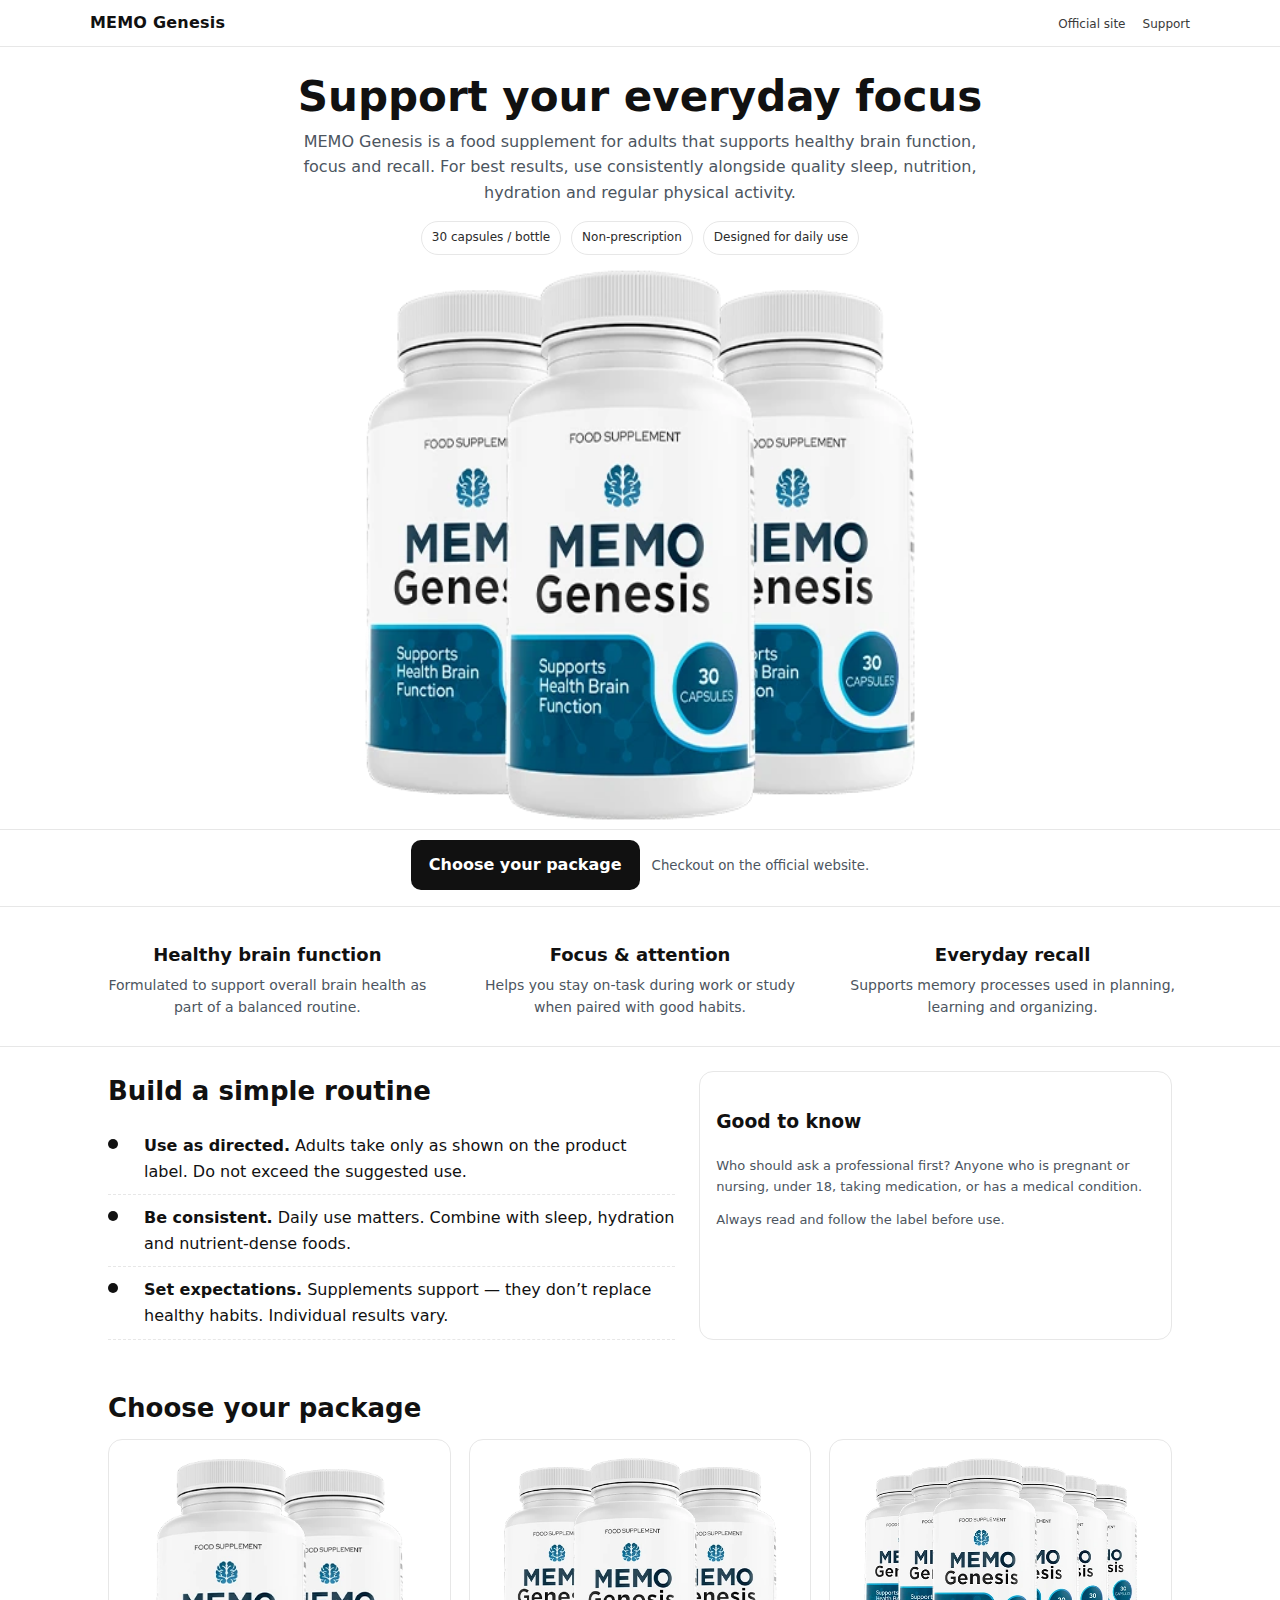
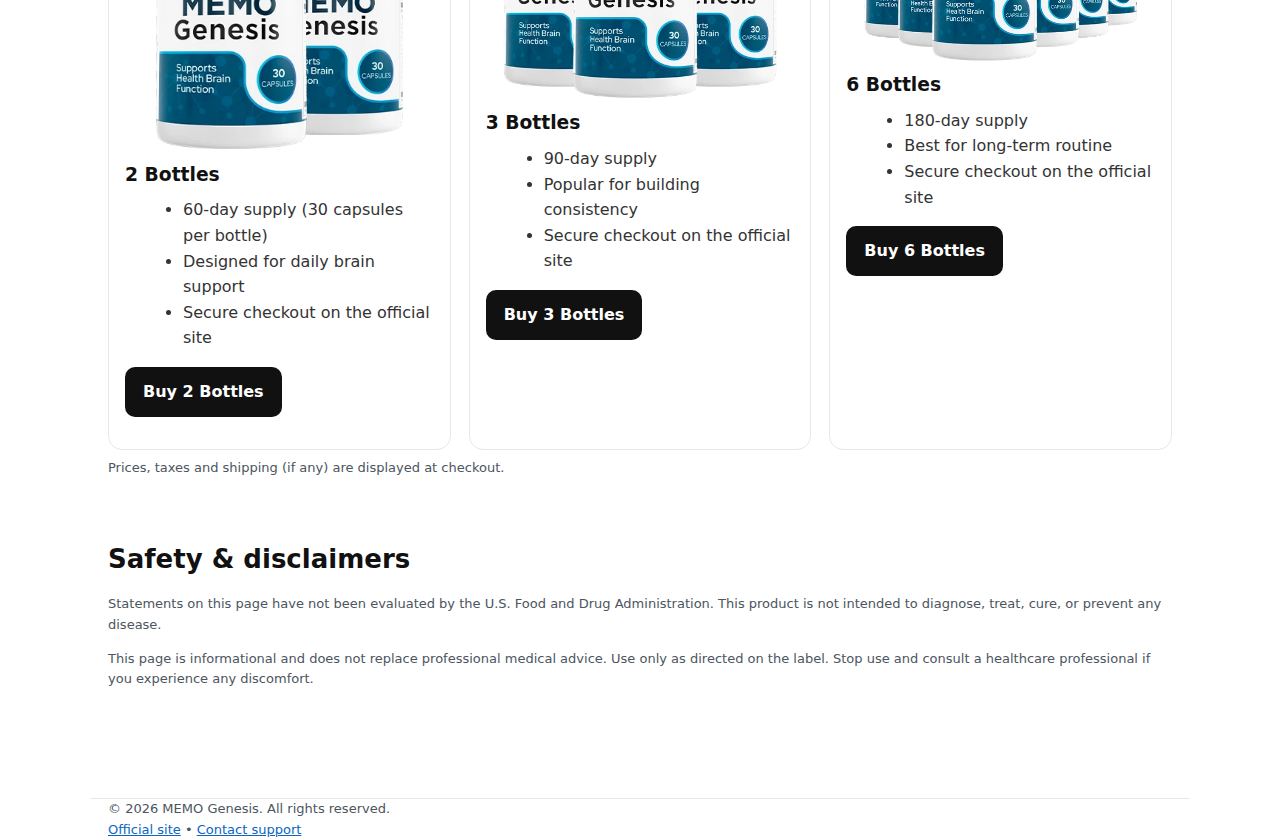
<file: page-mm-v3/index.html>
<!doctype html>
<html lang="en">
<head>
  <meta charset="utf-8" />
  <meta name="viewport" content="width=device-width, initial-scale=1" />
  <title>MEMO Genesis — Focus & Brain Health Support</title>
  <meta name="description" content="MEMO Genesis is a food supplement designed to support healthy brain function, focus, and recall when paired with a balanced lifestyle." />
  <style>
    :root { --ink:#111; --muted:#566; --line:#e7e7e7; --accent:#111; }
    html, body { background:#fff; margin:0; padding:0; color:var(--ink); font: 16px/1.6 Inter, ui-sans-serif, system-ui, -apple-system, Segoe UI, Roboto, Helvetica, Arial, sans-serif; }
    * { box-sizing: border-box; }
    .wrap { max-width: 1100px; margin: 0 auto; padding: 0 18px; }
    .utility { border-bottom:1px solid var(--line); }
    .utility .inner { display:flex; align-items:center; justify-content:space-between; padding:10px 0; }
    .utility .links a { margin-left:12px; font-size:12px; color:#3a3a3a; text-decoration:none; }
    .logo { font-weight:800; letter-spacing:.2px; }
    .hero { text-align:center; padding: 28px 0 10px; }
    .hero h1 { font-size:42px; line-height:1.05; margin:0; }
    .hero p { color:#4c5560; margin:10px auto 16px; max-width:720px; }
    .hero .img { margin: 10px auto 0; }
    .badges { display:flex; gap:10px; justify-content:center; flex-wrap:wrap; margin: 12px 0 8px; }
    .badge { border:1px solid var(--line); border-radius:999px; padding:6px 10px; font-size:12px; color:#2b2b2b; }
    .cta { display:flex; gap:10px; justify-content:center; flex-wrap:wrap; margin: 12px 0 0; }
    .btn { display:inline-block; background:var(--accent); color:#fff; padding:12px 18px; border-radius:10px; font-weight:700; text-decoration:none; }
    .btn.ghost { background:#fff; color:#111; border:1px solid #111; }
    .keyline { border-top:1px solid var(--line); border-bottom:1px solid var(--line); }
    .keypoints { display:grid; grid-template-columns: repeat(3,1fr); gap:18px; padding: 18px 0; }
    .point { text-align:center; padding:10px 8px; }
    .point h3 { margin:6px 0 4px; font-size:18px; }
    .point p { margin:0; color:#4c5560; font-size:14px; }
    .section { padding: 24px 0; }
    .section h2 { margin:0 0 10px; font-size:26px; }
    .columns { display:grid; grid-template-columns: 1.2fr 1fr; gap:24px; }
    .card { border:1px solid var(--line); border-radius:14px; padding:16px; background:#fff; }
    .packages { display:grid; grid-template-columns: repeat(3,1fr); gap:18px; }
    .pkg img { width:100%; height:auto; display:block; }
    .pkg h3 { margin:8px 0 4px; }
    .pkg ul { margin:8px 0 0 18px; color:#333; }
    .note { color:#4c5560; font-size:13px; }
    .timeline { list-style:none; margin:0; padding:0; }
    .timeline li { display:grid; grid-template-columns: 28px 1fr; gap:8px; align-items:start; padding:10px 0; border-bottom:1px dashed var(--line); }
    .timeline .dot { width:10px; height:10px; border-radius:999px; background:#111; margin-top:6px; }
    .sticky { position:sticky; bottom:0; background:#fff; border-top:1px solid var(--line); padding:10px 14px; display:flex; gap:12px; align-items:center; justify-content:center; }
    .sticky small { color:#4c5560; }
    details { border:1px solid var(--line); border-radius:12px; padding:12px 14px; }
    details + details { margin-top:10px; }
    summary { cursor:pointer; font-weight:700; }
    footer { border-top:1px solid var(--line); margin-top:16px; padding:16px 0 24px; color:#4c5560; font-size:13px; }
    a { color:#0a66c2; }
    @media (max-width: 960px) {
      .columns { grid-template-columns: 1fr; }
      .keypoints, .packages { grid-template-columns: 1fr; }
    }
  </style>
</head>
<body>
  <div class="utility">
    <div class="wrap inner">
      <div class="logo">MEMO Genesis</div>
      <div class="links">
        <a href="https://memogenesis.com" rel="nofollow">Official site</a>
        <a href="mailto:support@memogenesis.com">Support</a>
      </div>
    </div>
  </div>

  <header class="hero wrap">
    <h1>Support your everyday focus</h1>
    <p>MEMO Genesis is a food supplement for adults that supports healthy brain function, focus and recall. For best results, use consistently alongside quality sleep, nutrition, hydration and regular physical activity.</p>
    <div class="badges" aria-label="Product attributes">
      <span class="badge">30 capsules / bottle</span>
      <span class="badge">Non‑prescription</span>
      <span class="badge">Designed for daily use</span>
    </div>
    <div class="img"><img src="assets/img-3-bottles.webp" alt="MEMO Genesis bottles" width="620" height="560"></div>
    <div class="cta">
      <a class="btn" href="#packages">See Packages</a>
      <a class="btn ghost" href="#safety">Safety Info</a>
    </div>
  </header>

  <div class="keyline">
    <div class="wrap keypoints" aria-label="Key points">
      <div class="point">
        <h3>Healthy brain function</h3>
        <p>Formulated to support overall brain health as part of a balanced routine.</p>
      </div>
      <div class="point">
        <h3>Focus & attention</h3>
        <p>Helps you stay on‑task during work or study when paired with good habits.</p>
      </div>
      <div class="point">
        <h3>Everyday recall</h3>
        <p>Supports memory processes used in planning, learning and organizing.</p>
      </div>
    </div>
  </div>

  <main class="wrap">
    <section class="section columns" aria-label="How it fits in">
      <div>
        <h2>Build a simple routine</h2>
        <ul class="timeline">
          <li><span class="dot"></span><div><strong>Use as directed.</strong> Adults take only as shown on the product label. Do not exceed the suggested use.</div></li>
          <li><span class="dot"></span><div><strong>Be consistent.</strong> Daily use matters. Combine with sleep, hydration and nutrient‑dense foods.</div></li>
          <li><span class="dot"></span><div><strong>Set expectations.</strong> Supplements support — they don’t replace healthy habits. Individual results vary.</div></li>
        </ul>
      </div>
      <aside class="card">
        <h3>Good to know</h3>
        <p class="note">Who should ask a professional first? Anyone who is pregnant or nursing, under 18, taking medication, or has a medical condition.</p>
        <p class="note">Always read and follow the label before use.</p>
      </aside>
    </section>

    <section id="packages" class="section" aria-label="Packages">
      <h2>Choose your package</h2>
      <div class="packages">
        <article class="card pkg">
          <img src="assets/img-2-bottles.webp" alt="Two bottles MEMO Genesis">
          <h3>2 Bottles</h3>
          <ul>
            <li>60‑day supply (30 capsules per bottle)</li>
            <li>Designed for daily brain support</li>
            <li>Secure checkout on the official site</li>
          </ul>
          <p><a class="btn" href="https://memogenesis.com/?pack=2" rel="nofollow noopener">Buy 2 Bottles</a></p>
        </article>
        <article class="card pkg">
          <img src="assets/img-3-bottles.webp" alt="Three bottles MEMO Genesis">
          <h3>3 Bottles</h3>
          <ul>
            <li>90‑day supply</li>
            <li>Popular for building consistency</li>
            <li>Secure checkout on the official site</li>
          </ul>
          <p><a class="btn" href="https://memogenesis.com/?pack=3" rel="nofollow noopener">Buy 3 Bottles</a></p>
        </article>
        <article class="card pkg">
          <img src="assets/img-6-bottles.webp" alt="Six bottles MEMO Genesis">
          <h3>6 Bottles</h3>
          <ul>
            <li>180‑day supply</li>
            <li>Best for long‑term routine</li>
            <li>Secure checkout on the official site</li>
          </ul>
          <p><a class="btn" href="https://memogenesis.com/?pack=6" rel="nofollow noopener">Buy 6 Bottles</a></p>
        </article>
      </div>
      <p class="note" style="margin-top:8px;">Prices, taxes and shipping (if any) are displayed at checkout.</p>
    </section>

    <section id="safety" class="section" aria-label="Safety & disclaimers">
      <h2>Safety & disclaimers</h2>
      <p class="note">Statements on this page have not been evaluated by the U.S. Food and Drug Administration. This product is not intended to diagnose, treat, cure, or prevent any disease.</p>
      <p class="note">This page is informational and does not replace professional medical advice. Use only as directed on the label. Stop use and consult a healthcare professional if you experience any discomfort.</p>
    </section>
  </main>

  <div class="sticky" role="region" aria-label="Quick purchase">
    <a class="btn" href="#packages">Choose your package</a>
    <small>Checkout on the official website.</small>
  </div>

  <footer class="wrap">
    <div>© <span id="year"></span> MEMO Genesis. All rights reserved.</div>
    <div><a href="https://memogenesis.com" rel="nofollow">Official site</a> • <a href="mailto:support@memogenesis.com">Contact support</a></div>
  </footer>

  <script>document.getElementById('year').textContent = new Date().getFullYear();</script>
</body>
</html>
</file>
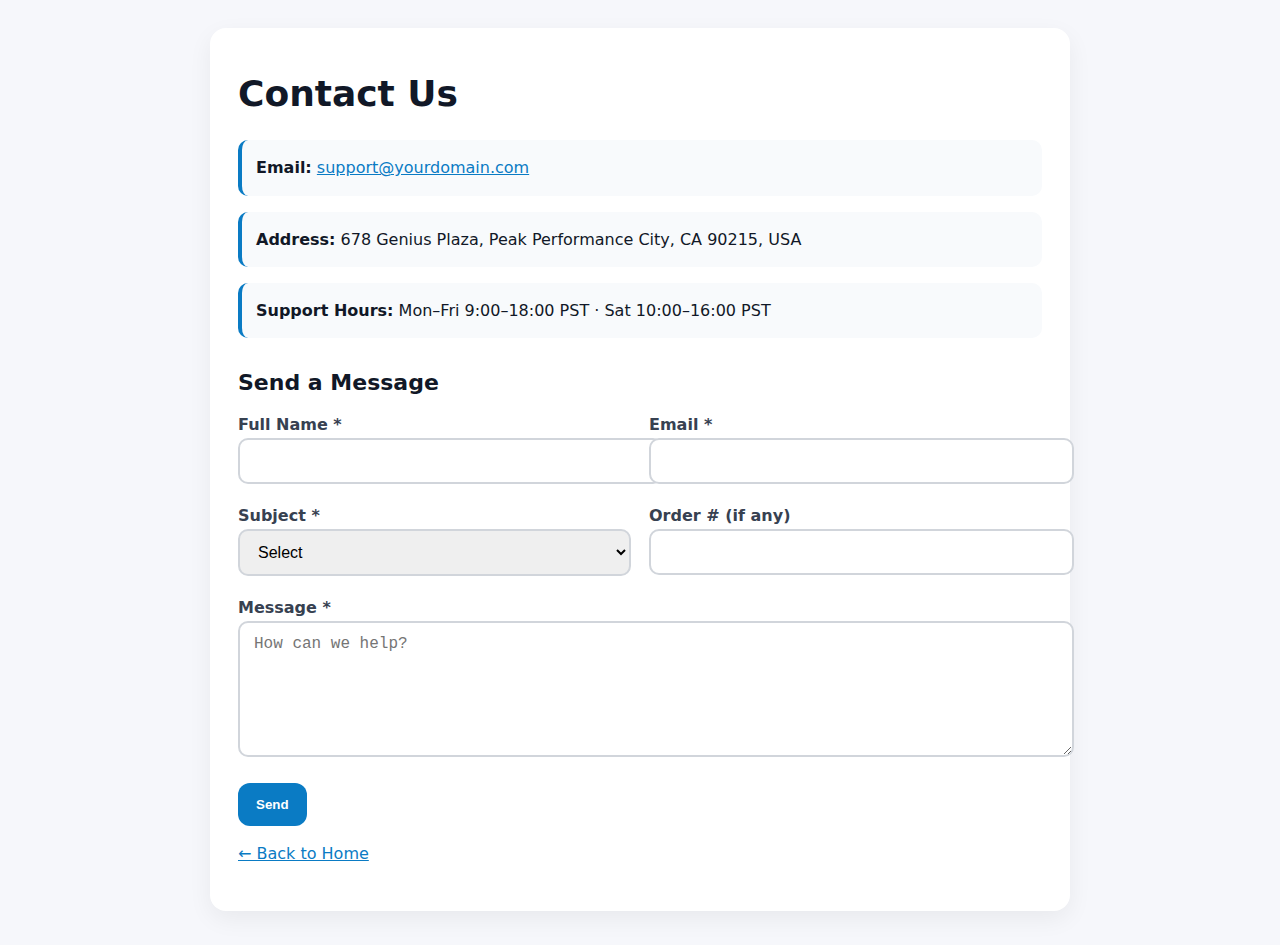
<file: pg-mm/lgl/contact-us.html>
<!DOCTYPE html>
<html lang="en-US">
  <head>
    <meta charset="utf-8" />
    <meta name="viewport" content="width=device-width,initial-scale=1" />
    <title>Contact Us</title>
    <style>
      :root {
        --ink: #111827;
        --muted: #374151;
        --accent: #0a7bc4;
        --panel: #fff;
        --bg: #f6f7fb;
        --max: 860px;
      }
      html,
      body {
        margin: 0;
        background: var(--bg);
        color: var(--ink);
        font-family: system-ui, -apple-system, Segoe UI, Roboto, Arial,
          sans-serif;
        line-height: 1.7;
      }
      a {
        color: var(--accent);
      }
      .wrap {
        max-width: var(--max);
        margin: 0 auto;
        padding: clamp(16px, 4vw, 28px);
      }
      .card {
        background: var(--panel);
        border-radius: 16px;
        box-shadow: 0 8px 24px rgba(0, 0, 0, 0.06);
        padding: clamp(18px, 3.5vw, 28px);
      }
      h1 {
        font-size: clamp(26px, 5vw, 36px);
        margin: 0.2em 0 0.4em;
      }
      h2 {
        font-size: clamp(18px, 3.2vw, 22px);
        margin: 1.2em 0 0.4em;
      }
      .grid {
        display: grid;
        gap: 18px;
        grid-template-columns: 1fr 1fr;
      }
      label {
        font-weight: 700;
        color: var(--muted);
      }
      input,
      select,
      textarea {
        width: 100%;
        padding: 12px 14px;
        border: 2px solid #d1d5db;
        border-radius: 10px;
        font-size: 16px;
      }
      input:focus,
      select:focus,
      textarea:focus {
        outline: none;
        border-color: var(--accent);
        box-shadow: 0 0 0 3px rgba(10, 123, 196, 0.15);
      }
      .btn {
        display: inline-flex;
        align-items: center;
        justify-content: center;
        background: #0a7bc4;
        color: #fff;
        border: 0;
        border-radius: 12px;
        padding: 14px 18px;
        font-weight: 800;
        cursor: pointer;
      }
      .item {
        padding: 14px;
        border-left: 4px solid #0a7bc4;
        background: #f8fafc;
        border-radius: 10px;
      }
      @media (max-width: 768px) {
        .grid {
          grid-template-columns: 1fr;
        }
      }
    </style>
  </head>
  <body>
    <div class="wrap">
      <div class="card">
        <h1>Contact Us</h1>
        <p class="item">
          <strong>Email:</strong>
          <a href="mailto:support@yourdomain.com">support@yourdomain.com</a>
        </p>
        <p class="item">
          <strong>Address:</strong> 678 Genius Plaza, Peak Performance City, CA
          90215, USA
        </p>
        <p class="item">
          <strong>Support Hours:</strong> Mon–Fri 9:00–18:00 PST · Sat
          10:00–16:00 PST
        </p>

        <h2>Send a Message</h2>
        <form
          action="#"
          method="post"
          class="grid"
          onsubmit="alert('Message sent. We reply within 24–48h.');this.reset();return false;"
        >
          <div>
            <label for="name">Full Name *</label>
            <input id="name" name="name" required autocomplete="name" />
          </div>
          <div>
            <label for="email">Email *</label>
            <input
              id="email"
              name="email"
              type="email"
              required
              autocomplete="email"
            />
          </div>
          <div>
            <label for="subject">Subject *</label>
            <select id="subject" name="subject" required>
              <option value="">Select</option>
              <option>Product / Method Questions</option>
              <option>Technical Support</option>
              <option>Billing</option>
              <option>General Inquiry</option>
            </select>
          </div>
          <div>
            <label for="order">Order # (if any)</label>
            <input id="order" name="order" inputmode="numeric" />
          </div>
          <div style="grid-column: 1/-1">
            <label for="message">Message *</label>
            <textarea
              id="message"
              name="message"
              rows="6"
              required
              placeholder="How can we help?"
            ></textarea>
          </div>
          <div style="grid-column: 1/-1">
            <button class="btn" type="submit">Send</button>
          </div>
        </form>

        <p style="margin-top: 14px"><a href="/">← Back to Home</a></p>
      </div>
    </div>
  </body>
</html>
</file>
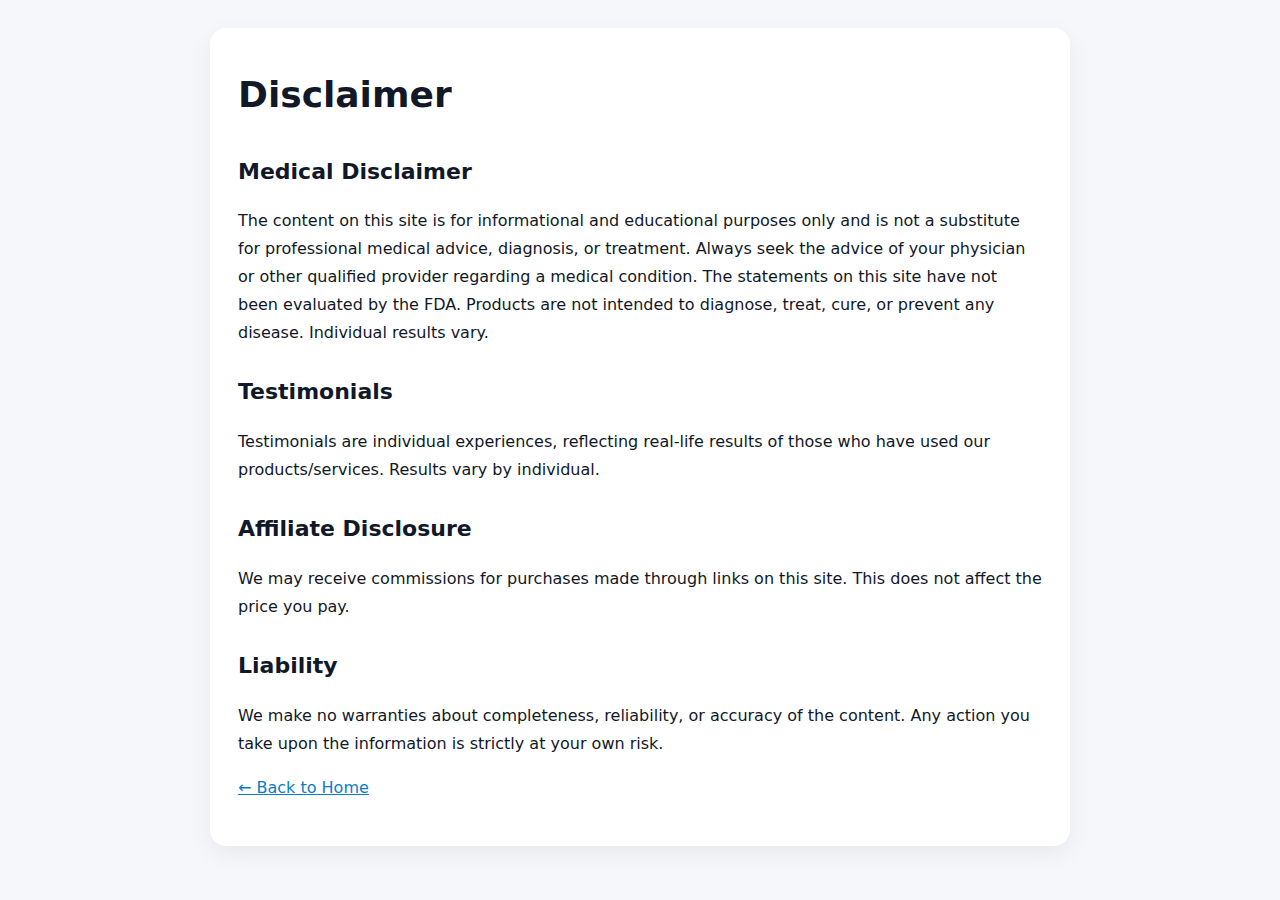
<file: pg-mm/lgl/disclaimer.html>
<!DOCTYPE html>
<html lang="en-US">
  <head>
    <meta charset="utf-8" />
    <meta name="viewport" content="width=device-width,initial-scale=1" />
    <title>Disclaimer</title>
    <style>
      :root {
        --ink: #111827;
        --muted: #374151;
        --accent: #0a7bc4;
        --panel: #fff;
        --bg: #f6f7fb;
        --max: 860px;
      }
      html,
      body {
        margin: 0;
        background: var(--bg);
        color: var(--ink);
        font-family: system-ui, -apple-system, Segoe UI, Roboto, Arial,
          sans-serif;
        line-height: 1.75;
      }
      a {
        color: var(--accent);
      }
      .wrap {
        max-width: var(--max);
        margin: 0 auto;
        padding: clamp(16px, 4vw, 28px);
      }
      .card {
        background: var(--panel);
        border-radius: 16px;
        box-shadow: 0 8px 24px rgba(0, 0, 0, 0.06);
        padding: clamp(18px, 3.5vw, 28px);
      }
      h1 {
        font-size: clamp(26px, 5vw, 36px);
        margin: 0.2em 0 0.6em;
      }
      h2 {
        font-size: clamp(18px, 3.2vw, 22px);
        margin: 1.2em 0 0.4em;
      }
      ul {
        padding-left: 1.2em;
      }
    </style>
  </head>
  <body>
    <div class="wrap">
      <div class="card">
        <h1>Disclaimer</h1>

        <h2>Medical Disclaimer</h2>
        <p>
          The content on this site is for informational and educational purposes
          only and is not a substitute for professional medical advice,
          diagnosis, or treatment. Always seek the advice of your physician or
          other qualified provider regarding a medical condition. The statements
          on this site have not been evaluated by the FDA. Products are not
          intended to diagnose, treat, cure, or prevent any disease. Individual
          results vary.
        </p>

        <h2>Testimonials</h2>
        <p>
          Testimonials are individual experiences, reflecting real-life results
          of those who have used our products/services. Results vary by
          individual.
        </p>

        <h2>Affiliate Disclosure</h2>
        <p>
          We may receive commissions for purchases made through links on this
          site. This does not affect the price you pay.
        </p>

        <h2>Liability</h2>
        <p>
          We make no warranties about completeness, reliability, or accuracy of
          the content. Any action you take upon the information is strictly at
          your own risk.
        </p>

        <p><a href="/">← Back to Home</a></p>
      </div>
    </div>
  </body>
</html>
</file>
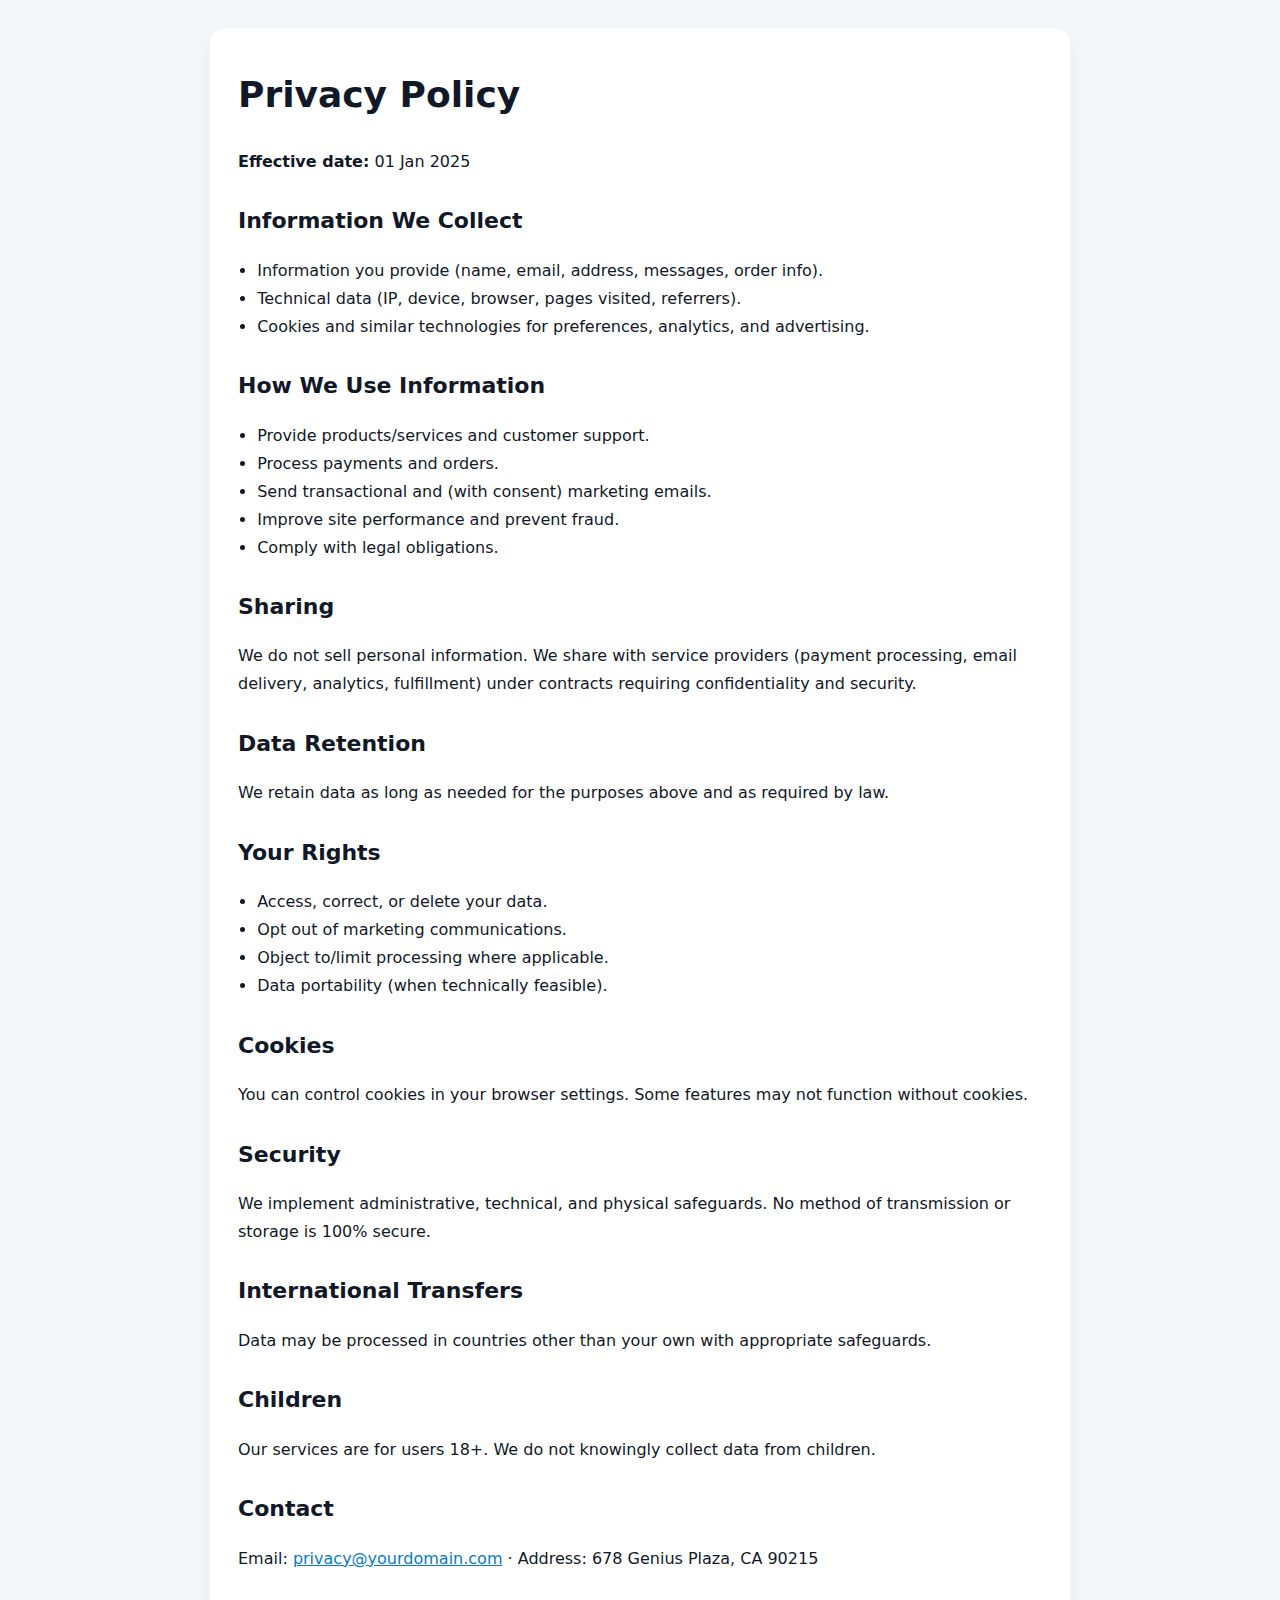
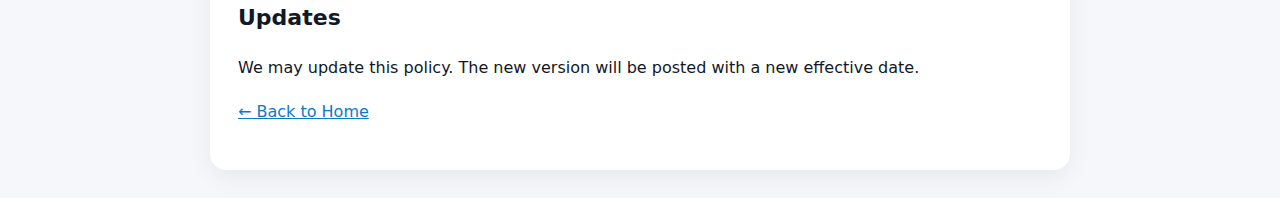
<file: pg-mm/lgl/privacy-policy.html>
<!DOCTYPE html>
<html lang="en-US">
  <head>
    <meta charset="utf-8" />
    <meta name="viewport" content="width=device-width,initial-scale=1" />
    <title>Privacy Policy</title>
    <style>
      :root {
        --ink: #111827;
        --muted: #374151;
        --accent: #0a7bc4;
        --panel: #fff;
        --bg: #f6f7fb;
        --max: 860px;
      }
      html,
      body {
        margin: 0;
        background: var(--bg);
        color: var(--ink);
        font-family: system-ui, -apple-system, Segoe UI, Roboto, Arial,
          sans-serif;
        line-height: 1.75;
      }
      a {
        color: var(--accent);
      }
      .wrap {
        max-width: var(--max);
        margin: 0 auto;
        padding: clamp(16px, 4vw, 28px);
      }
      .card {
        background: var(--panel);
        border-radius: 16px;
        box-shadow: 0 8px 24px rgba(0, 0, 0, 0.06);
        padding: clamp(18px, 3.5vw, 28px);
      }
      h1 {
        font-size: clamp(26px, 5vw, 36px);
        margin: 0.2em 0 0.6em;
      }
      h2 {
        font-size: clamp(18px, 3.2vw, 22px);
        margin: 1.2em 0 0.4em;
      }
      ul {
        padding-left: 1.2em;
      }
    </style>
  </head>
  <body>
    <div class="wrap">
      <div class="card">
        <h1>Privacy Policy</h1>
        <p><strong>Effective date:</strong> 01 Jan 2025</p>

        <h2>Information We Collect</h2>
        <ul>
          <li>
            Information you provide (name, email, address, messages, order
            info).
          </li>
          <li>
            Technical data (IP, device, browser, pages visited, referrers).
          </li>
          <li>
            Cookies and similar technologies for preferences, analytics, and
            advertising.
          </li>
        </ul>

        <h2>How We Use Information</h2>
        <ul>
          <li>Provide products/services and customer support.</li>
          <li>Process payments and orders.</li>
          <li>Send transactional and (with consent) marketing emails.</li>
          <li>Improve site performance and prevent fraud.</li>
          <li>Comply with legal obligations.</li>
        </ul>

        <h2>Sharing</h2>
        <p>
          We do not sell personal information. We share with service providers
          (payment processing, email delivery, analytics, fulfillment) under
          contracts requiring confidentiality and security.
        </p>

        <h2>Data Retention</h2>
        <p>
          We retain data as long as needed for the purposes above and as
          required by law.
        </p>

        <h2>Your Rights</h2>
        <ul>
          <li>Access, correct, or delete your data.</li>
          <li>Opt out of marketing communications.</li>
          <li>Object to/limit processing where applicable.</li>
          <li>Data portability (when technically feasible).</li>
        </ul>

        <h2>Cookies</h2>
        <p>
          You can control cookies in your browser settings. Some features may
          not function without cookies.
        </p>

        <h2>Security</h2>
        <p>
          We implement administrative, technical, and physical safeguards. No
          method of transmission or storage is 100% secure.
        </p>

        <h2>International Transfers</h2>
        <p>
          Data may be processed in countries other than your own with
          appropriate safeguards.
        </p>

        <h2>Children</h2>
        <p>
          Our services are for users 18+. We do not knowingly collect data from
          children.
        </p>

        <h2>Contact</h2>
        <p>
          Email:
          <a href="mailto:privacy@yourdomain.com">privacy@yourdomain.com</a> ·
          Address: 678 Genius Plaza, CA 90215
        </p>

        <h2>Updates</h2>
        <p>
          We may update this policy. The new version will be posted with a new
          effective date.
        </p>

        <p><a href="/">← Back to Home</a></p>
      </div>
    </div>
  </body>
</html>
</file>
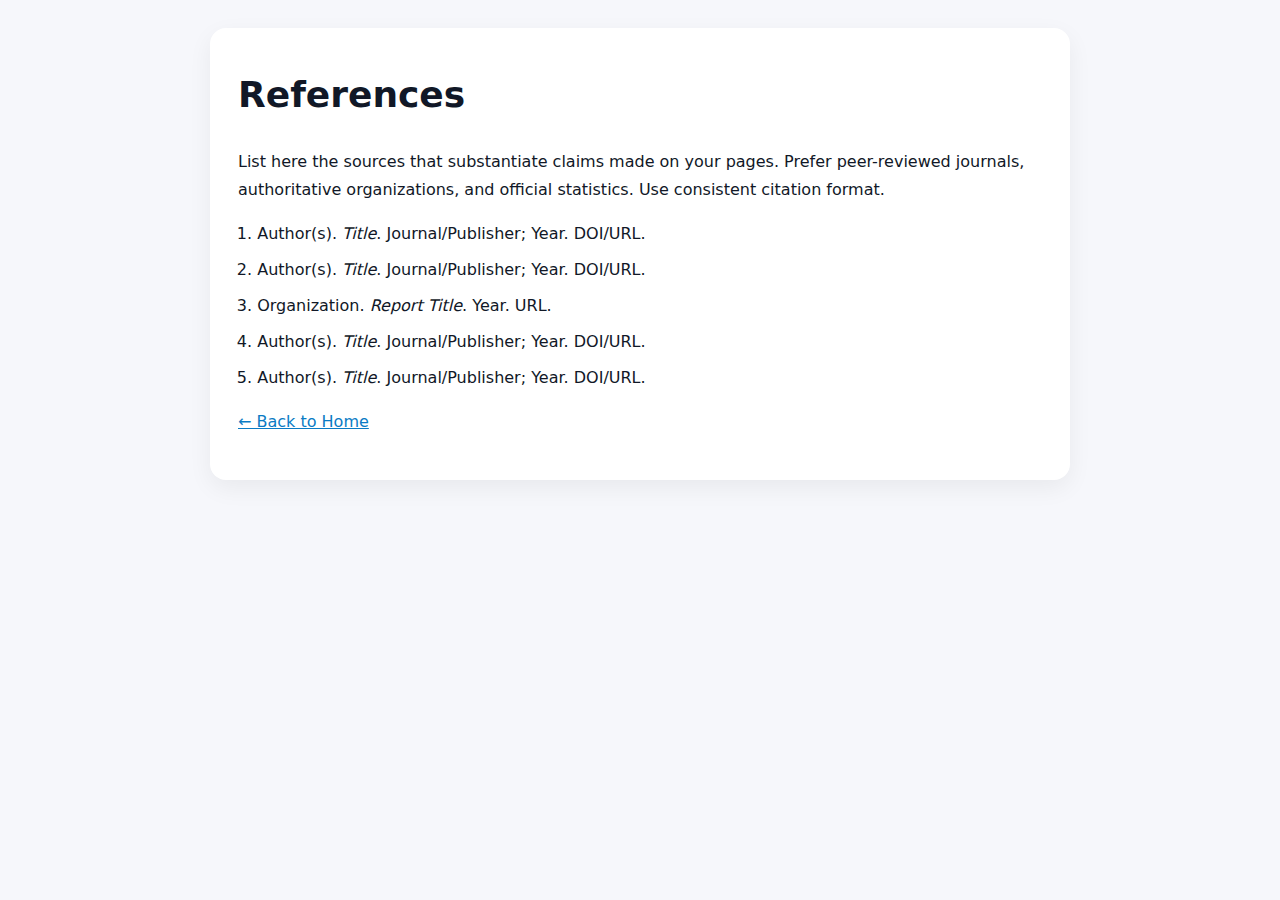
<file: pg-mm/lgl/references.html>
<!DOCTYPE html>
<html lang="en-US">
  <head>
    <meta charset="utf-8" />
    <meta name="viewport" content="width=device-width,initial-scale=1" />
    <title>References</title>
    <style>
      :root {
        --ink: #111827;
        --muted: #374151;
        --accent: #0a7bc4;
        --panel: #fff;
        --bg: #f6f7fb;
        --max: 860px;
      }
      html,
      body {
        margin: 0;
        background: var(--bg);
        color: var(--ink);
        font-family: system-ui, -apple-system, Segoe UI, Roboto, Arial,
          sans-serif;
        line-height: 1.75;
      }
      a {
        color: var(--accent);
      }
      .wrap {
        max-width: var(--max);
        margin: 0 auto;
        padding: clamp(16px, 4vw, 28px);
      }
      .card {
        background: var(--panel);
        border-radius: 16px;
        box-shadow: 0 8px 24px rgba(0, 0, 0, 0.06);
        padding: clamp(18px, 3.5vw, 28px);
      }
      h1 {
        font-size: clamp(26px, 5vw, 36px);
        margin: 0.2em 0 0.6em;
      }
      ol {
        padding-left: 1.2em;
      }
      li {
        margin: 0.5em 0;
      }
    </style>
  </head>
  <body>
    <div class="wrap">
      <div class="card">
        <h1>References</h1>
        <p>
          List here the sources that substantiate claims made on your pages.
          Prefer peer-reviewed journals, authoritative organizations, and
          official statistics. Use consistent citation format.
        </p>
        <ol>
          <li>Author(s). <em>Title</em>. Journal/Publisher; Year. DOI/URL.</li>
          <li>Author(s). <em>Title</em>. Journal/Publisher; Year. DOI/URL.</li>
          <li>Organization. <em>Report Title</em>. Year. URL.</li>
          <li>Author(s). <em>Title</em>. Journal/Publisher; Year. DOI/URL.</li>
          <li>Author(s). <em>Title</em>. Journal/Publisher; Year. DOI/URL.</li>
        </ol>
        <p><a href="/">← Back to Home</a></p>
      </div>
    </div>
  </body>
</html>
</file>
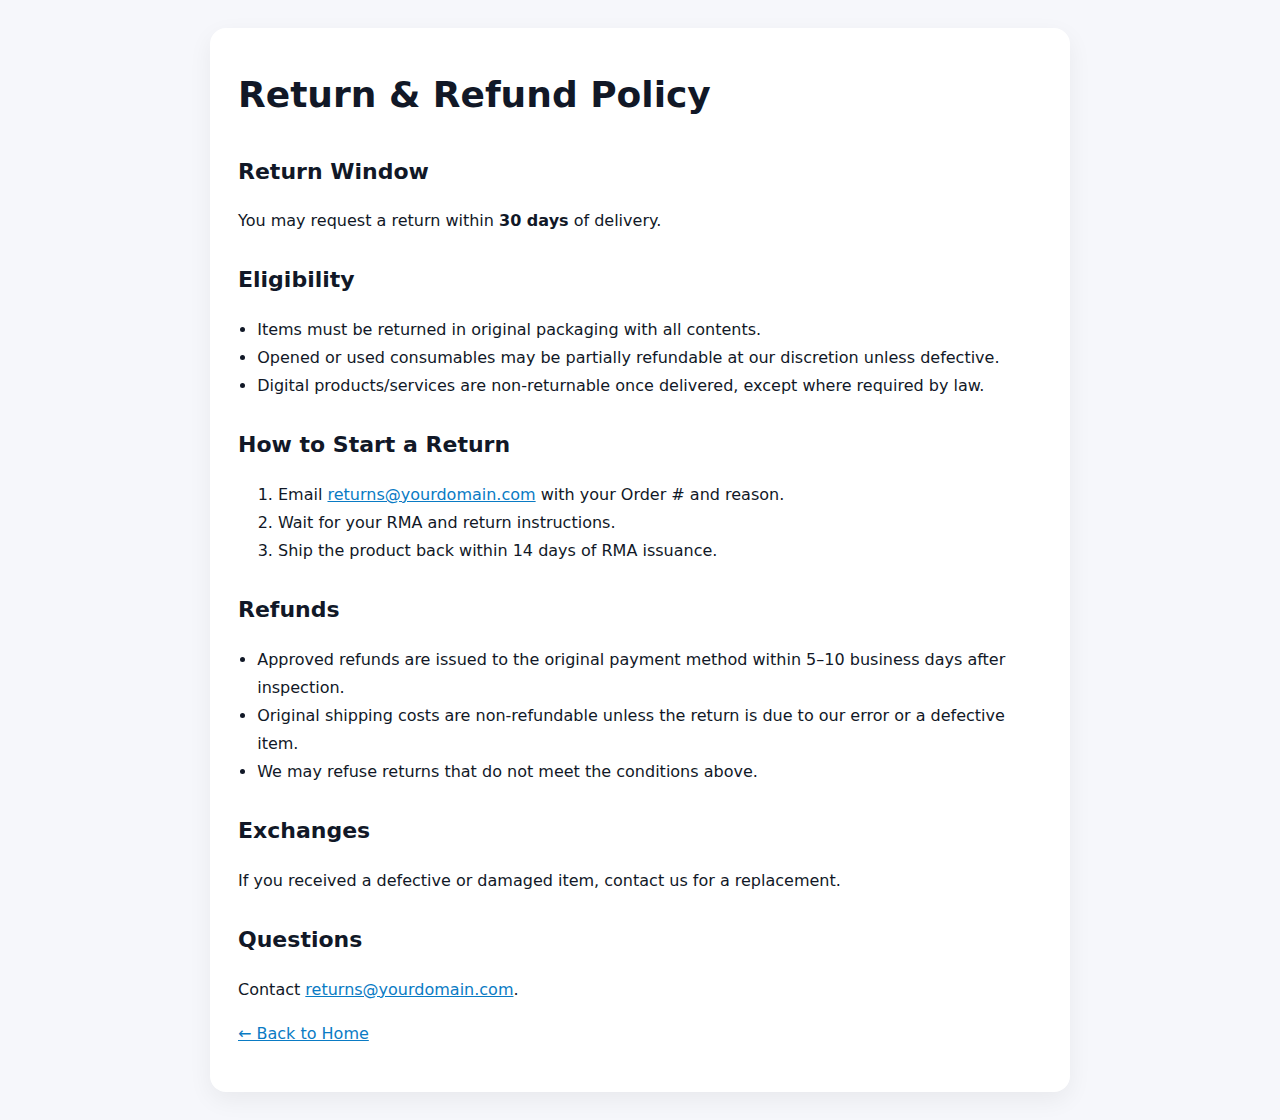
<file: pg-mm/lgl/refund-policy.html>
<!DOCTYPE html>
<html lang="en-US">
  <head>
    <meta charset="utf-8" />
    <meta name="viewport" content="width=device-width,initial-scale=1" />
    <title>Return & Refund Policy</title>
    <style>
      :root {
        --ink: #111827;
        --muted: #374151;
        --accent: #0a7bc4;
        --panel: #fff;
        --bg: #f6f7fb;
        --max: 860px;
      }
      html,
      body {
        margin: 0;
        background: var(--bg);
        color: var(--ink);
        font-family: system-ui, -apple-system, Segoe UI, Roboto, Arial,
          sans-serif;
        line-height: 1.75;
      }
      a {
        color: var(--accent);
      }
      .wrap {
        max-width: var(--max);
        margin: 0 auto;
        padding: clamp(16px, 4vw, 28px);
      }
      .card {
        background: var(--panel);
        border-radius: 16px;
        box-shadow: 0 8px 24px rgba(0, 0, 0, 0.06);
        padding: clamp(18px, 3.5vw, 28px);
      }
      h1 {
        font-size: clamp(26px, 5vw, 36px);
        margin: 0.2em 0 0.6em;
      }
      h2 {
        font-size: clamp(18px, 3.2vw, 22px);
        margin: 1.2em 0 0.4em;
      }
      ul {
        padding-left: 1.2em;
      }
    </style>
  </head>
  <body>
    <div class="wrap">
      <div class="card">
        <h1>Return & Refund Policy</h1>

        <h2>Return Window</h2>
        <p>
          You may request a return within <strong>30 days</strong> of delivery.
        </p>

        <h2>Eligibility</h2>
        <ul>
          <li>
            Items must be returned in original packaging with all contents.
          </li>
          <li>
            Opened or used consumables may be partially refundable at our
            discretion unless defective.
          </li>
          <li>
            Digital products/services are non-returnable once delivered, except
            where required by law.
          </li>
        </ul>

        <h2>How to Start a Return</h2>
        <ol>
          <li>
            Email
            <a href="mailto:returns@yourdomain.com">returns@yourdomain.com</a>
            with your Order # and reason.
          </li>
          <li>Wait for your RMA and return instructions.</li>
          <li>Ship the product back within 14 days of RMA issuance.</li>
        </ol>

        <h2>Refunds</h2>
        <ul>
          <li>
            Approved refunds are issued to the original payment method within
            5–10 business days after inspection.
          </li>
          <li>
            Original shipping costs are non-refundable unless the return is due
            to our error or a defective item.
          </li>
          <li>We may refuse returns that do not meet the conditions above.</li>
        </ul>

        <h2>Exchanges</h2>
        <p>
          If you received a defective or damaged item, contact us for a
          replacement.
        </p>

        <h2>Questions</h2>
        <p>
          Contact
          <a href="mailto:returns@yourdomain.com">returns@yourdomain.com</a>.
        </p>

        <p><a href="/">← Back to Home</a></p>
      </div>
    </div>
  </body>
</html>
</file>
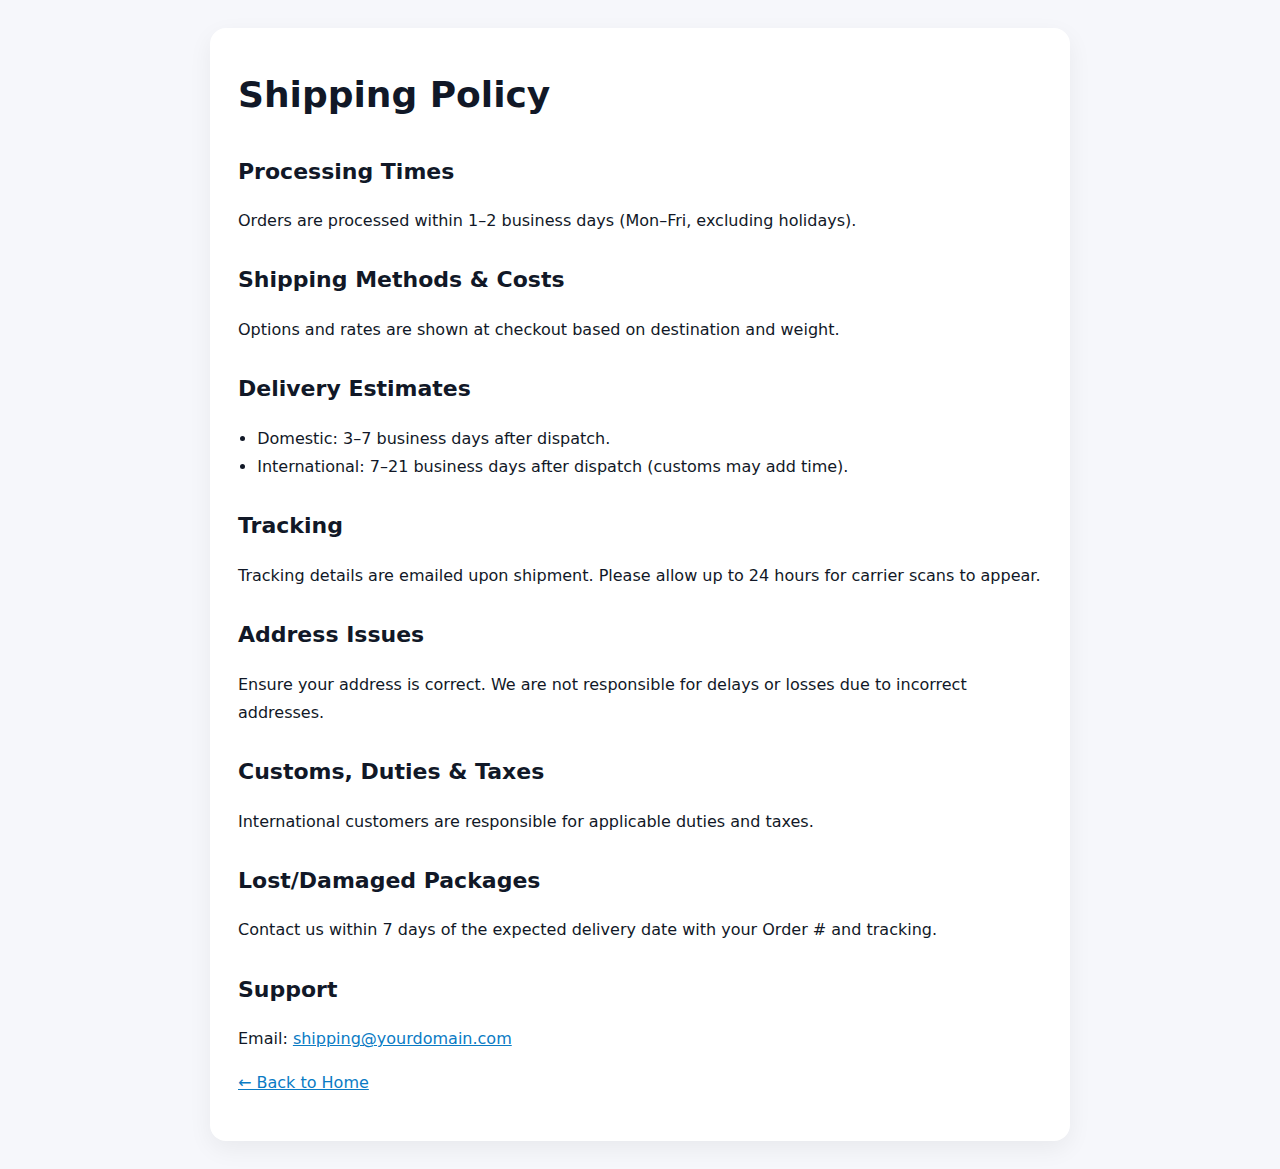
<file: pg-mm/lgl/shipping-policy.html>
<!DOCTYPE html>
<html lang="en-US">
  <head>
    <meta charset="utf-8" />
    <meta name="viewport" content="width=device-width,initial-scale=1" />
    <title>Shipping Policy</title>
    <style>
      :root {
        --ink: #111827;
        --muted: #374151;
        --accent: #0a7bc4;
        --panel: #fff;
        --bg: #f6f7fb;
        --max: 860px;
      }
      html,
      body {
        margin: 0;
        background: var(--bg);
        color: var(--ink);
        font-family: system-ui, -apple-system, Segoe UI, Roboto, Arial,
          sans-serif;
        line-height: 1.75;
      }
      a {
        color: var(--accent);
      }
      .wrap {
        max-width: var(--max);
        margin: 0 auto;
        padding: clamp(16px, 4vw, 28px);
      }
      .card {
        background: var(--panel);
        border-radius: 16px;
        box-shadow: 0 8px 24px rgba(0, 0, 0, 0.06);
        padding: clamp(18px, 3.5vw, 28px);
      }
      h1 {
        font-size: clamp(26px, 5vw, 36px);
        margin: 0.2em 0 0.6em;
      }
      h2 {
        font-size: clamp(18px, 3.2vw, 22px);
        margin: 1.2em 0 0.4em;
      }
      ul {
        padding-left: 1.2em;
      }
    </style>
  </head>
  <body>
    <div class="wrap">
      <div class="card">
        <h1>Shipping Policy</h1>

        <h2>Processing Times</h2>
        <p>
          Orders are processed within 1–2 business days (Mon–Fri, excluding
          holidays).
        </p>

        <h2>Shipping Methods & Costs</h2>
        <p>
          Options and rates are shown at checkout based on destination and
          weight.
        </p>

        <h2>Delivery Estimates</h2>
        <ul>
          <li>Domestic: 3–7 business days after dispatch.</li>
          <li>
            International: 7–21 business days after dispatch (customs may add
            time).
          </li>
        </ul>

        <h2>Tracking</h2>
        <p>
          Tracking details are emailed upon shipment. Please allow up to 24
          hours for carrier scans to appear.
        </p>

        <h2>Address Issues</h2>
        <p>
          Ensure your address is correct. We are not responsible for delays or
          losses due to incorrect addresses.
        </p>

        <h2>Customs, Duties & Taxes</h2>
        <p>
          International customers are responsible for applicable duties and
          taxes.
        </p>

        <h2>Lost/Damaged Packages</h2>
        <p>
          Contact us within 7 days of the expected delivery date with your Order
          # and tracking.
        </p>

        <h2>Support</h2>
        <p>
          Email:
          <a href="mailto:shipping@yourdomain.com">shipping@yourdomain.com</a>
        </p>

        <p><a href="/">← Back to Home</a></p>
      </div>
    </div>
  </body>
</html>
</file>
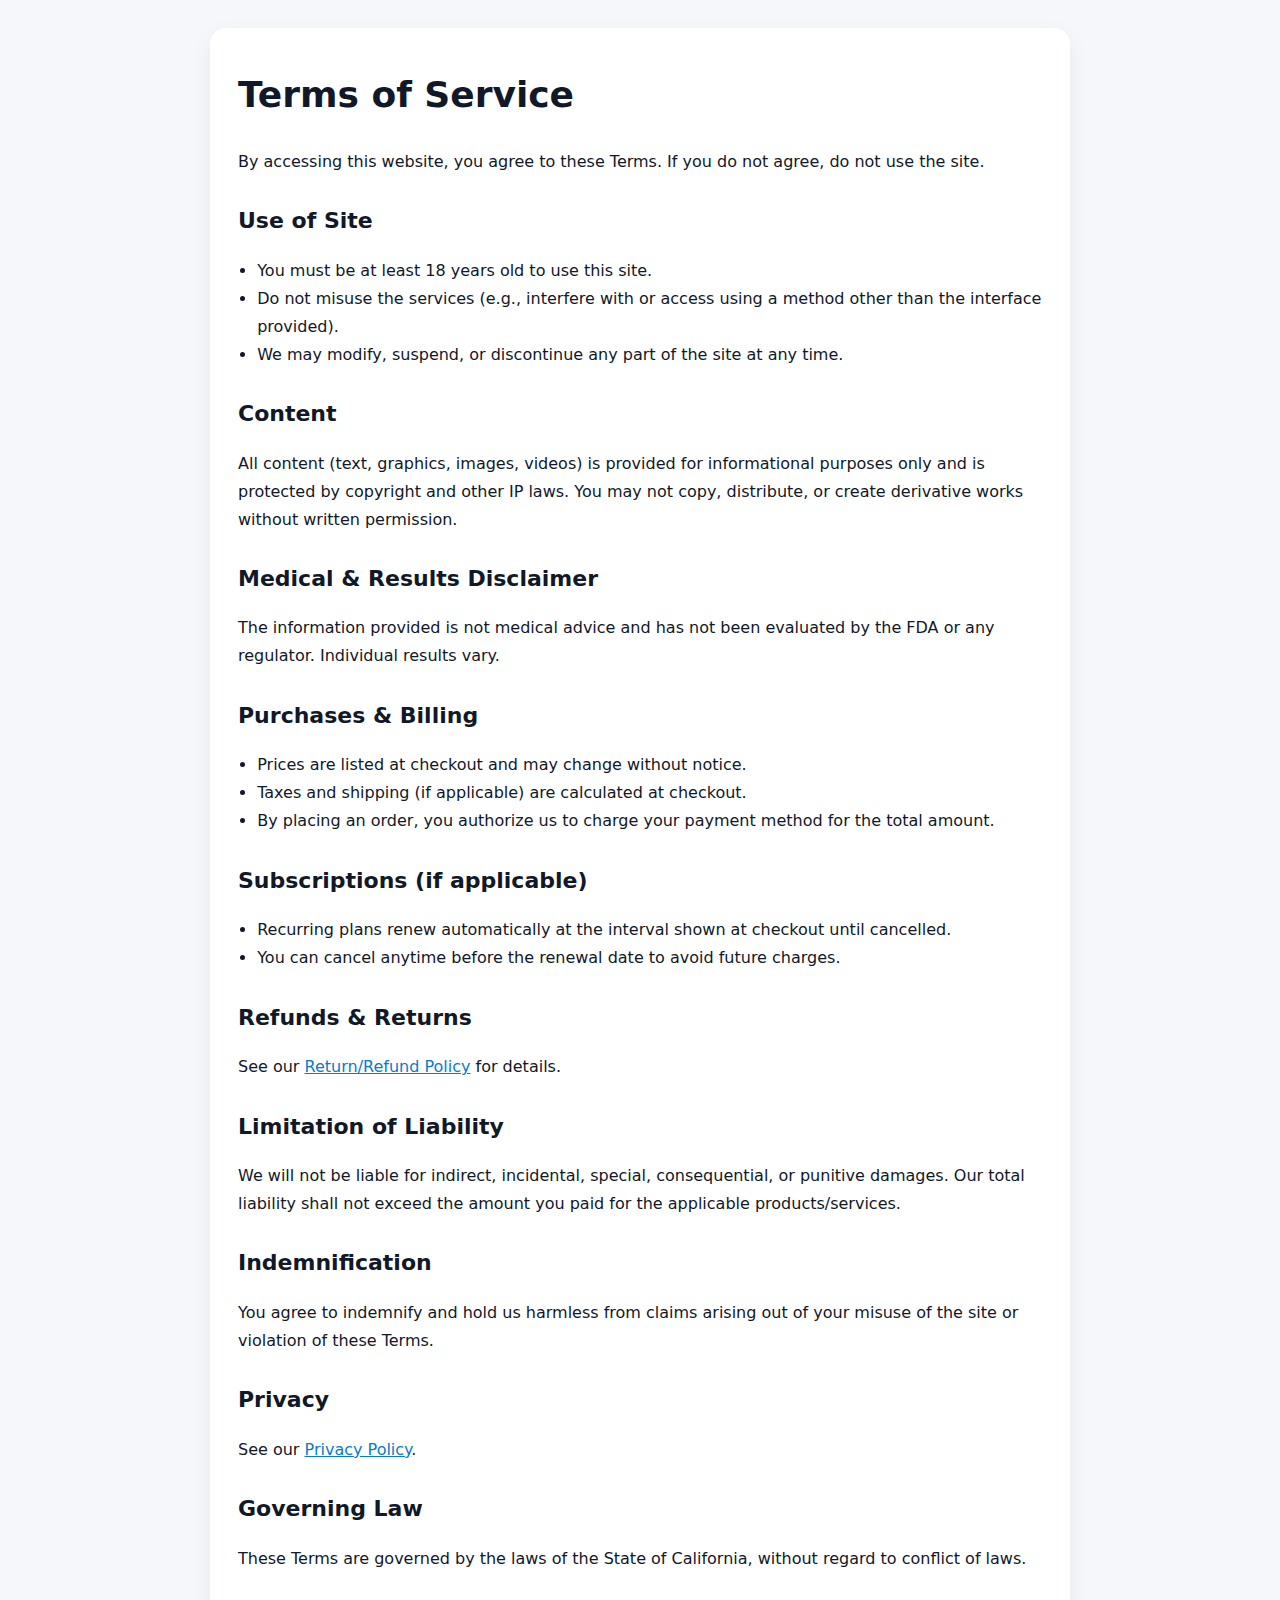
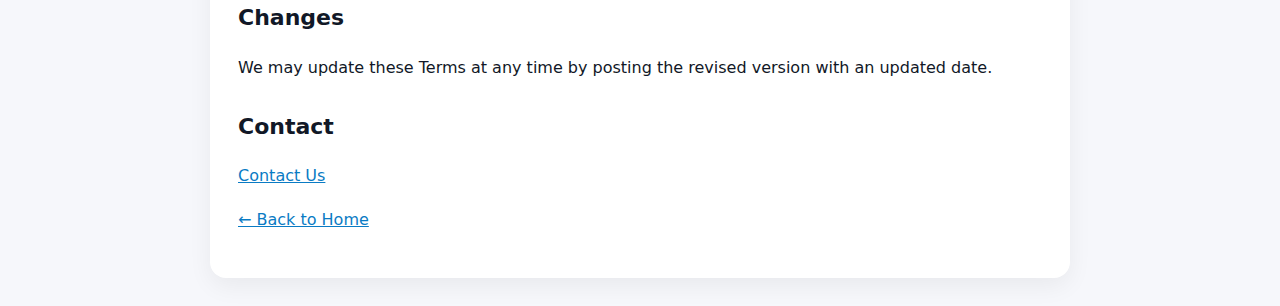
<file: pg-mm/lgl/terms-of-service.html>
<!DOCTYPE html>
<html lang="en-US">
  <head>
    <meta charset="utf-8" />
    <meta name="viewport" content="width=device-width,initial-scale=1" />
    <title>Terms of Service</title>
    <style>
      :root {
        --ink: #111827;
        --muted: #374151;
        --accent: #0a7bc4;
        --panel: #fff;
        --bg: #f6f7fb;
        --max: 860px;
      }
      html,
      body {
        margin: 0;
        background: var(--bg);
        color: var(--ink);
        font-family: system-ui, -apple-system, Segoe UI, Roboto, Arial,
          sans-serif;
        line-height: 1.75;
      }
      a {
        color: var(--accent);
      }
      .wrap {
        max-width: var(--max);
        margin: 0 auto;
        padding: clamp(16px, 4vw, 28px);
      }
      .card {
        background: var(--panel);
        border-radius: 16px;
        box-shadow: 0 8px 24px rgba(0, 0, 0, 0.06);
        padding: clamp(18px, 3.5vw, 28px);
      }
      h1 {
        font-size: clamp(26px, 5vw, 36px);
        margin: 0.2em 0 0.6em;
      }
      h2 {
        font-size: clamp(18px, 3.2vw, 22px);
        margin: 1.2em 0 0.4em;
      }
      ul {
        padding-left: 1.2em;
      }
    </style>
  </head>
  <body>
    <div class="wrap">
      <div class="card">
        <h1>Terms of Service</h1>

        <p>
          By accessing this website, you agree to these Terms. If you do not
          agree, do not use the site.
        </p>

        <h2>Use of Site</h2>
        <ul>
          <li>You must be at least 18 years old to use this site.</li>
          <li>
            Do not misuse the services (e.g., interfere with or access using a
            method other than the interface provided).
          </li>
          <li>
            We may modify, suspend, or discontinue any part of the site at any
            time.
          </li>
        </ul>

        <h2>Content</h2>
        <p>
          All content (text, graphics, images, videos) is provided for
          informational purposes only and is protected by copyright and other IP
          laws. You may not copy, distribute, or create derivative works without
          written permission.
        </p>

        <h2>Medical & Results Disclaimer</h2>
        <p>
          The information provided is not medical advice and has not been
          evaluated by the FDA or any regulator. Individual results vary.
        </p>

        <h2>Purchases & Billing</h2>
        <ul>
          <li>Prices are listed at checkout and may change without notice.</li>
          <li>
            Taxes and shipping (if applicable) are calculated at checkout.
          </li>
          <li>
            By placing an order, you authorize us to charge your payment method
            for the total amount.
          </li>
        </ul>

        <h2>Subscriptions (if applicable)</h2>
        <ul>
          <li>
            Recurring plans renew automatically at the interval shown at
            checkout until cancelled.
          </li>
          <li>
            You can cancel anytime before the renewal date to avoid future
            charges.
          </li>
        </ul>

        <h2>Refunds & Returns</h2>
        <p>
          See our <a href="./refund-policy.html">Return/Refund Policy</a> for
          details.
        </p>

        <h2>Limitation of Liability</h2>
        <p>
          We will not be liable for indirect, incidental, special,
          consequential, or punitive damages. Our total liability shall not
          exceed the amount you paid for the applicable products/services.
        </p>

        <h2>Indemnification</h2>
        <p>
          You agree to indemnify and hold us harmless from claims arising out of
          your misuse of the site or violation of these Terms.
        </p>

        <h2>Privacy</h2>
        <p>See our <a href="./privacy-policy.html">Privacy Policy</a>.</p>

        <h2>Governing Law</h2>
        <p>
          These Terms are governed by the laws of the State of California,
          without regard to conflict of laws.
        </p>

        <h2>Changes</h2>
        <p>
          We may update these Terms at any time by posting the revised version
          with an updated date.
        </p>

        <h2>Contact</h2>
        <p><a href="./contact-us.html">Contact Us</a></p>

        <p><a href="/">← Back to Home</a></p>
      </div>
    </div>
  </body>
</html>
</file>
